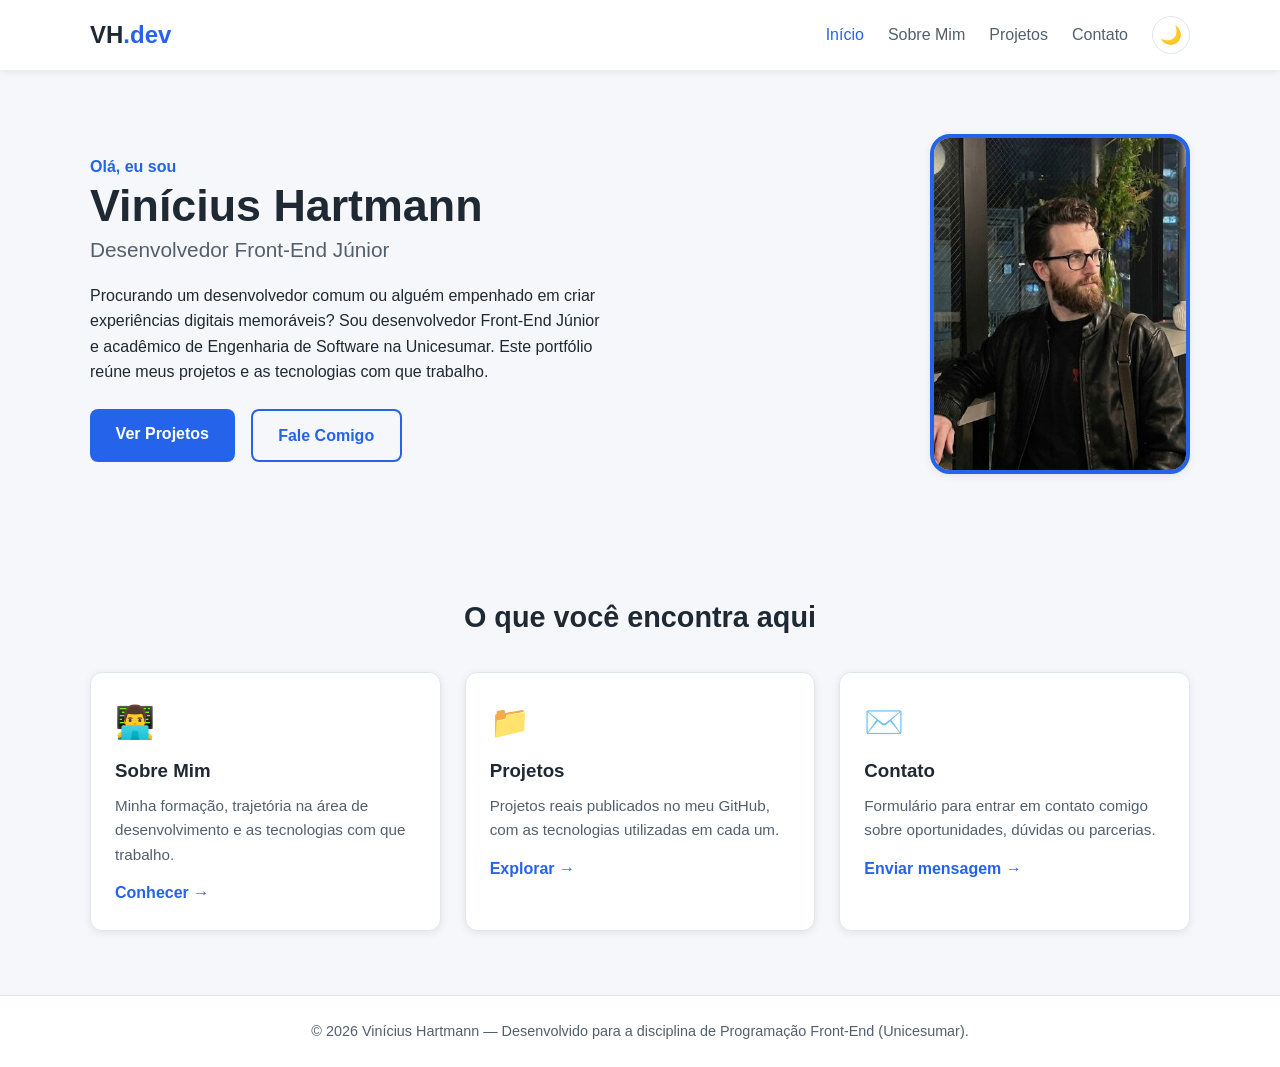
<file: index.html>
<!DOCTYPE html>
<html lang="pt-BR">
<head>
    <meta charset="UTF-8">
    <meta name="viewport" content="width=device-width, initial-scale=1.0">
    <meta name="description" content="Portfólio de Vinícius Hartmann, estudante de Engenharia de Software na Unicesumar. Projetos, habilidades e contato.">
    <meta name="author" content="Vinícius Hartmann">
    <meta name="keywords" content="portfólio, desenvolvedor, engenharia de software, front-end, html, css, javascript">
    <title>Vinícius Hartmann | Portfólio - Início</title>
    <link rel="stylesheet" href="css/style.css">
</head>
<body>

    <header class="header">
        <nav class="navbar container">
            <a href="index.html" class="logo">VH<span>.dev</span></a>

            <button class="menu-btn" id="menuBtn" aria-label="Abrir menu de navegação">
                <span></span>
                <span></span>
                <span></span>
            </button>

            <ul class="menu" id="menu">
                <li><a href="index.html" class="active">Início</a></li>
                <li><a href="sobre.html">Sobre Mim</a></li>
                <li><a href="projetos.html">Projetos</a></li>
                <li><a href="contato.html">Contato</a></li>
                <li>
                    <button class="theme-btn" id="themeBtn" aria-label="Alternar modo claro e escuro">🌙</button>
                </li>
            </ul>
        </nav>
    </header>

    <main>
        <section class="hero container">
            <div class="hero-text">
                <p class="hero-greeting">Olá, eu sou</p>
                <h1>Vinícius Hartmann</h1>
                <h2>Desenvolvedor Front-End Júnior</h2>
                <p class="hero-desc">
                    Procurando um desenvolvedor comum ou alguém empenhado em criar
                    experiências digitais memoráveis? Sou desenvolvedor Front-End Júnior
                    e acadêmico de Engenharia de Software na Unicesumar. Este portfólio
                    reúne meus projetos e as tecnologias com que trabalho.
                </p>
                <div class="hero-buttons">
                    <a href="projetos.html" class="btn btn-primary">Ver Projetos</a>
                    <a href="contato.html" class="btn btn-secondary">Fale Comigo</a>
                </div>
            </div>
            <div class="hero-img">
                <img src="img/perfil.jpg" alt="Foto de Vinícius Hartmann" class="profile-img" width="260" height="340">
            </div>
        </section>

        <section class="features container">
            <h2 class="section-title">O que você encontra aqui</h2>
            <div class="cards">
                <article class="card">
                    <span class="card-icon">👨‍💻</span>
                    <h3>Sobre Mim</h3>
                    <p>Minha formação, trajetória na área de desenvolvimento e as tecnologias com que trabalho.</p>
                    <a href="sobre.html" class="card-link">Conhecer &rarr;</a>
                </article>
                <article class="card">
                    <span class="card-icon">📁</span>
                    <h3>Projetos</h3>
                    <p>Projetos reais publicados no meu GitHub, com as tecnologias utilizadas em cada um.</p>
                    <a href="projetos.html" class="card-link">Explorar &rarr;</a>
                </article>
                <article class="card">
                    <span class="card-icon">✉️</span>
                    <h3>Contato</h3>
                    <p>Formulário para entrar em contato comigo sobre oportunidades, dúvidas ou parcerias.</p>
                    <a href="contato.html" class="card-link">Enviar mensagem &rarr;</a>
                </article>
            </div>
        </section>
    </main>

    <footer class="footer">
        <p>&copy; 2026 Vinícius Hartmann — Desenvolvido para a disciplina de Programação Front-End (Unicesumar).</p>
    </footer>

    <button class="back-to-top" id="backToTop" aria-label="Voltar ao topo da página">&uarr;</button>

    <script src="js/script.js"></script>
</body>
</html>
</file>
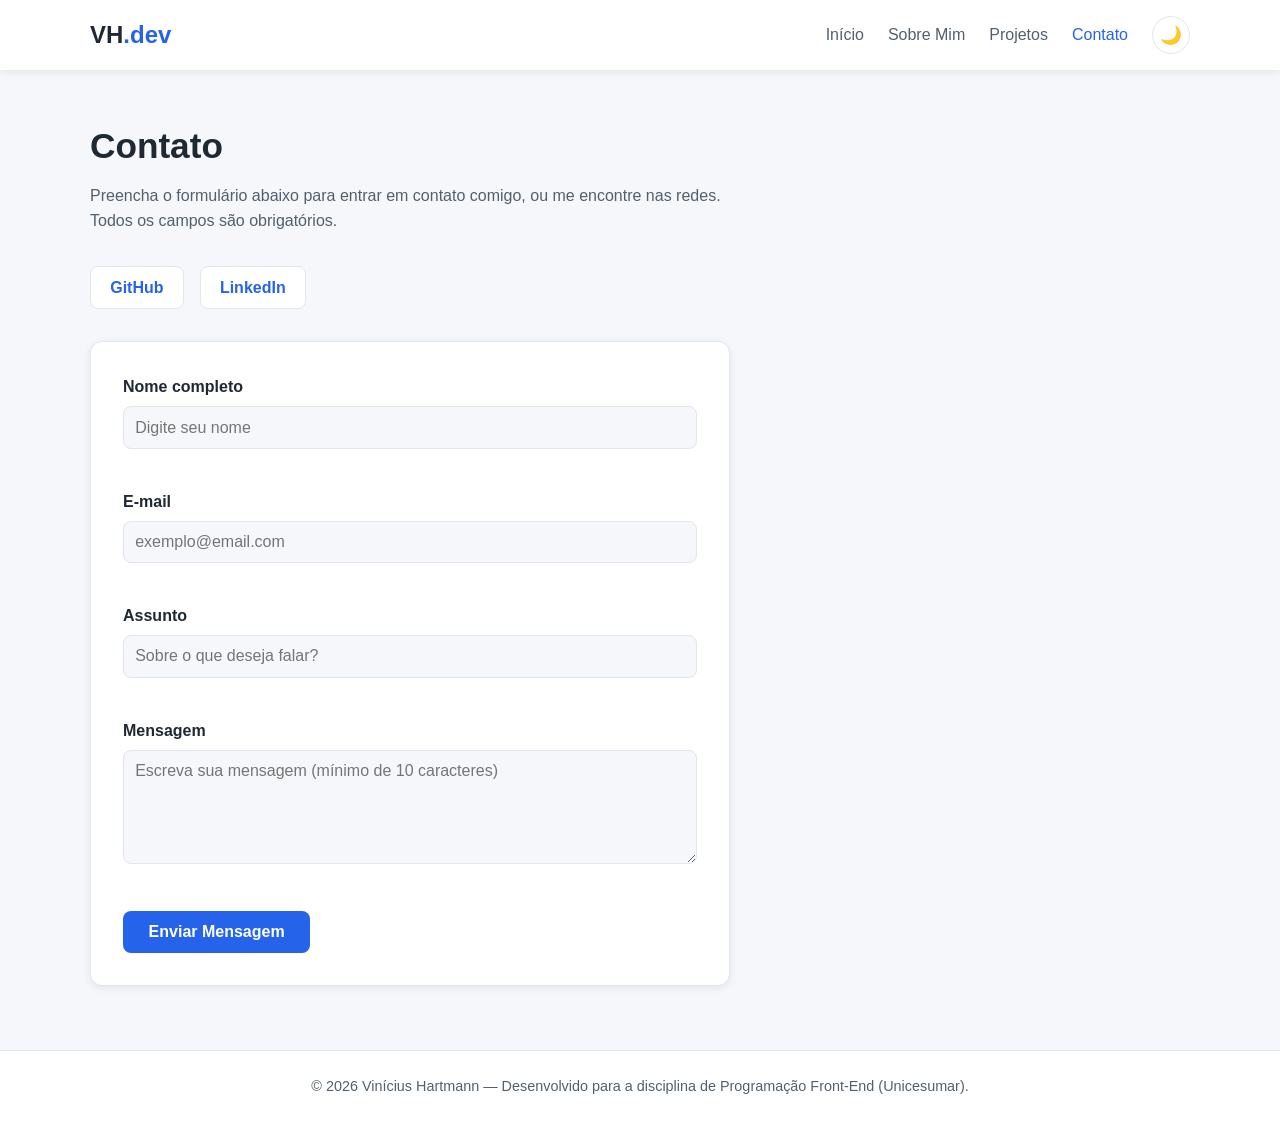
<file: contato.html>
<!DOCTYPE html>
<html lang="pt-BR">
<head>
    <meta charset="UTF-8">
    <meta name="viewport" content="width=device-width, initial-scale=1.0">
    <meta name="description" content="Entre em contato com Vinícius Hartmann, estudante de Engenharia de Software, por meio do formulário de contato.">
    <meta name="author" content="Vinícius Hartmann">
    <title>Contato | Vinícius Hartmann - Portfólio</title>
    <link rel="stylesheet" href="css/style.css">
</head>
<body>

    <header class="header">
        <nav class="navbar container">
            <a href="index.html" class="logo">VH<span>.dev</span></a>
            <button class="menu-btn" id="menuBtn" aria-label="Abrir menu de navegação">
                <span></span>
                <span></span>
                <span></span>
            </button>
            <ul class="menu" id="menu">
                <li><a href="index.html">Início</a></li>
                <li><a href="sobre.html">Sobre Mim</a></li>
                <li><a href="projetos.html">Projetos</a></li>
                <li><a href="contato.html" class="active">Contato</a></li>
                <li><button class="theme-btn" id="themeBtn" aria-label="Alternar modo claro e escuro">🌙</button></li>
            </ul>
        </nav>
    </header>

    <main>
        <section class="page container">
            <h1 class="page-title">Contato</h1>
            <p class="page-subtitle">
                Preencha o formulário abaixo para entrar em contato comigo, ou me
                encontre nas redes. Todos os campos são obrigatórios.
            </p>

            <div class="socials">
                <a href="https://github.com/vhartmann11" target="_blank" rel="noopener">GitHub</a>
                <a href="https://www.linkedin.com/in/vhartmann11/" target="_blank" rel="noopener">LinkedIn</a>
            </div>

            <form class="contact-form" id="contactForm" novalidate>
                <div class="form-group">
                    <label for="name">Nome completo</label>
                    <input type="text" id="name" name="name" placeholder="Digite seu nome">
                    <span class="error" id="nameError"></span>
                </div>

                <div class="form-group">
                    <label for="email">E-mail</label>
                    <input type="email" id="email" name="email" placeholder="exemplo@email.com">
                    <span class="error" id="emailError"></span>
                </div>

                <div class="form-group">
                    <label for="subject">Assunto</label>
                    <input type="text" id="subject" name="subject" placeholder="Sobre o que deseja falar?">
                    <span class="error" id="subjectError"></span>
                </div>

                <div class="form-group">
                    <label for="message">Mensagem</label>
                    <textarea id="message" name="message" rows="5" placeholder="Escreva sua mensagem (mínimo de 10 caracteres)"></textarea>
                    <span class="error" id="messageError"></span>
                </div>

                <button type="submit" class="btn btn-primary">Enviar Mensagem</button>

                <p class="success" id="successMsg">✅ Mensagem enviada com sucesso! Obrigado pelo contato.</p>
            </form>
        </section>
    </main>

    <footer class="footer">
        <p>&copy; 2026 Vinícius Hartmann — Desenvolvido para a disciplina de Programação Front-End (Unicesumar).</p>
    </footer>

    <button class="back-to-top" id="backToTop" aria-label="Voltar ao topo da página">&uarr;</button>

    <script src="js/script.js"></script>
</body>
</html>
</file>
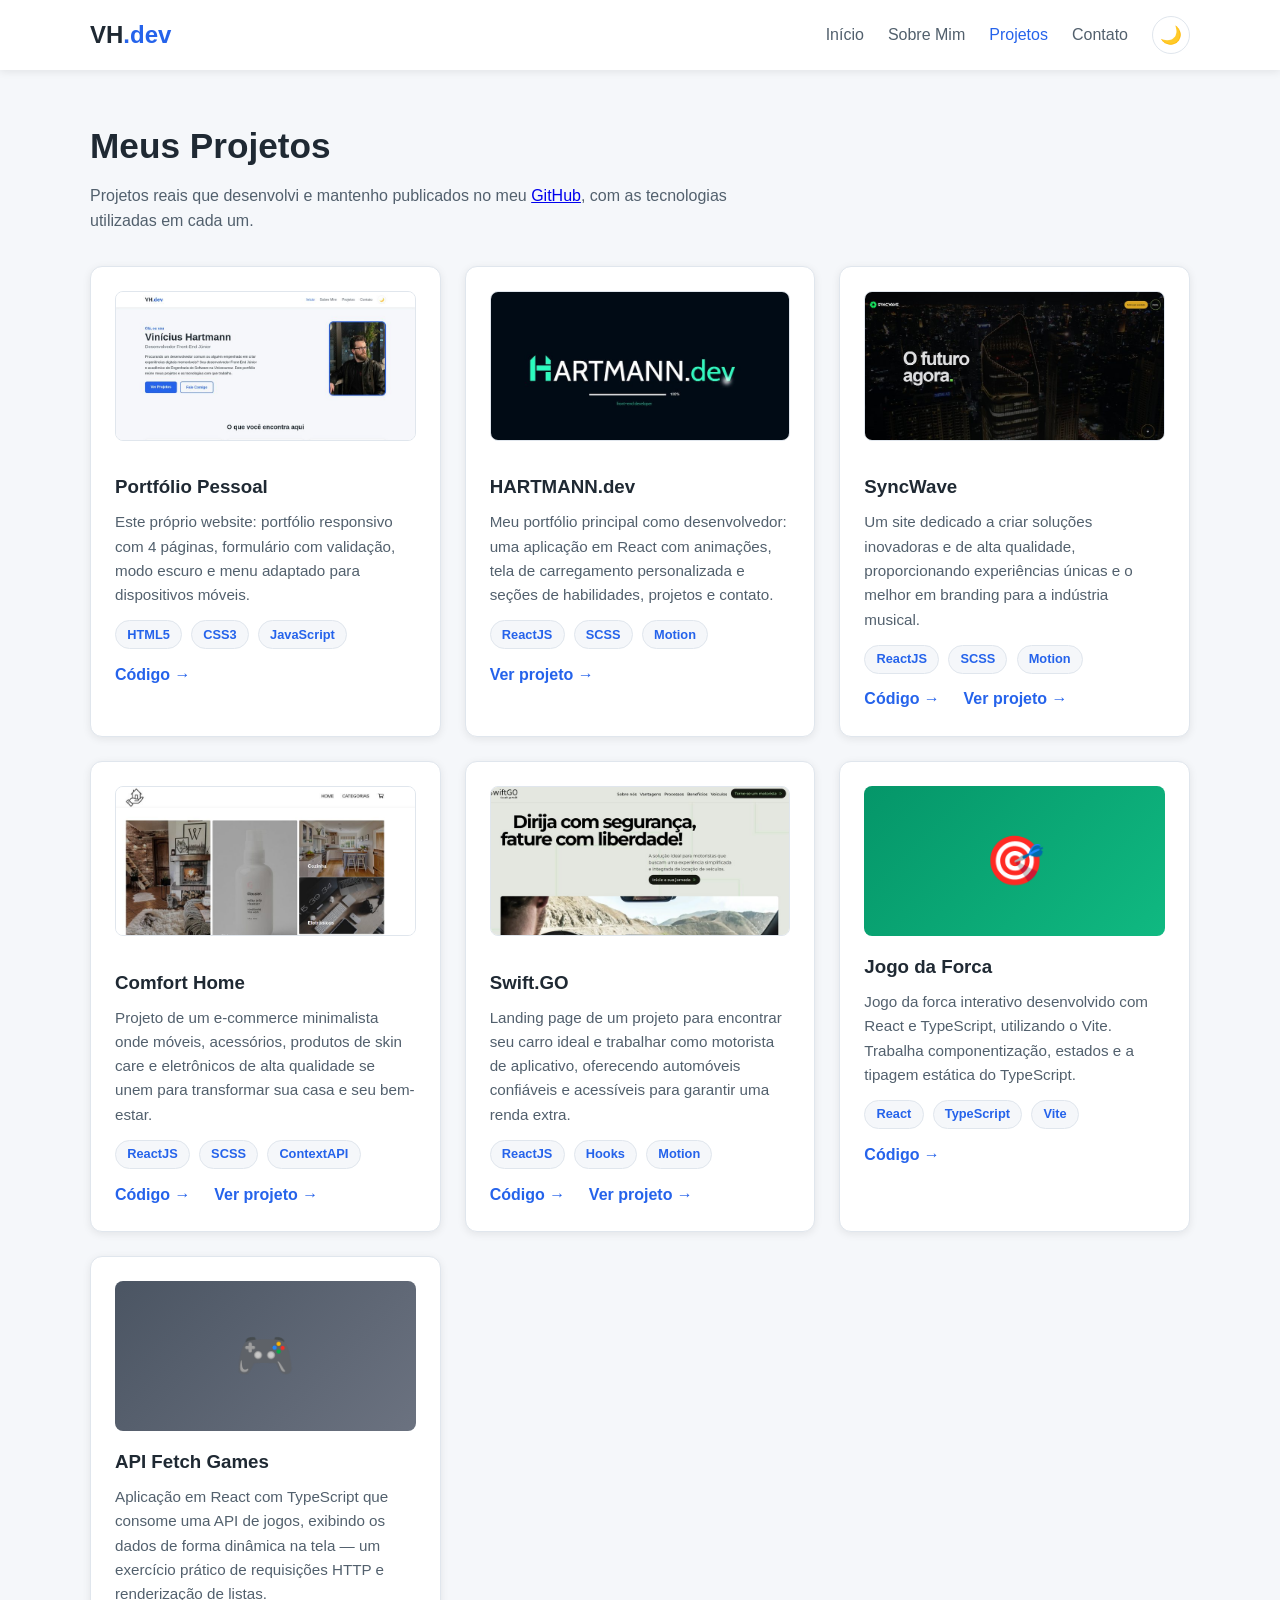
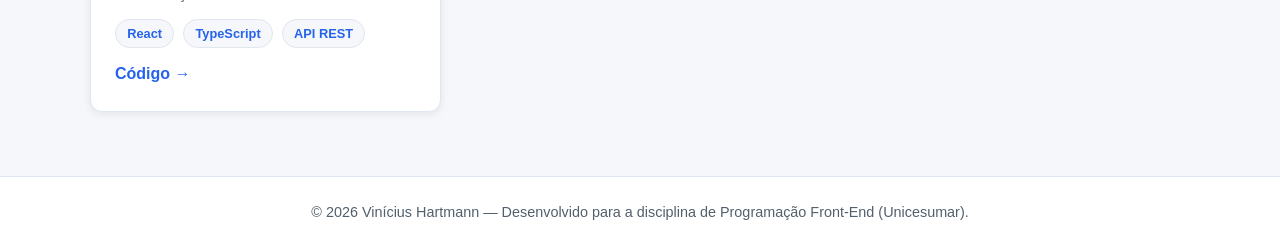
<file: projetos.html>
<!DOCTYPE html>
<html lang="pt-BR">
<head>
    <meta charset="UTF-8">
    <meta name="viewport" content="width=device-width, initial-scale=1.0">
    <meta name="description" content="Projetos de Vinícius Hartmann: aplicações web em JavaScript, TypeScript e React publicadas no GitHub.">
    <meta name="author" content="Vinícius Hartmann">
    <title>Projetos | Vinícius Hartmann - Portfólio</title>
    <link rel="stylesheet" href="css/style.css">
</head>
<body>

    <header class="header">
        <nav class="navbar container">
            <a href="index.html" class="logo">VH<span>.dev</span></a>
            <button class="menu-btn" id="menuBtn" aria-label="Abrir menu de navegação">
                <span></span>
                <span></span>
                <span></span>
            </button>
            <ul class="menu" id="menu">
                <li><a href="index.html">Início</a></li>
                <li><a href="sobre.html">Sobre Mim</a></li>
                <li><a href="projetos.html" class="active">Projetos</a></li>
                <li><a href="contato.html">Contato</a></li>
                <li><button class="theme-btn" id="themeBtn" aria-label="Alternar modo claro e escuro">🌙</button></li>
            </ul>
        </nav>
    </header>

    <main>
        <section class="page container">
            <h1 class="page-title">Meus Projetos</h1>
            <p class="page-subtitle">
                Projetos reais que desenvolvi e mantenho publicados no meu
                <a href="https://github.com/vhartmann11" target="_blank" rel="noopener">GitHub</a>,
                com as tecnologias utilizadas em cada um.
            </p>

            <div class="cards">
                <article class="card">
                    <img src="img/projeto-portfolio.jpg" alt="Página inicial deste portfólio" class="project-img">
                    <h3>Portfólio Pessoal</h3>
                    <p>
                        Este próprio website: portfólio responsivo com 4 páginas, formulário
                        com validação, modo escuro e menu adaptado para dispositivos móveis.
                    </p>
                    <p class="project-tags">
                        <span class="tag">HTML5</span>
                        <span class="tag">CSS3</span>
                        <span class="tag">JavaScript</span>
                    </p>
                    <a href="https://github.com/vhartmann11/portfolio" target="_blank" rel="noopener" class="card-link">Código &rarr;</a>
                </article>

                <article class="card">
                    <img src="img/projeto-hartmanndev.jpg" alt="Tela de abertura do site HARTMANN.dev" class="project-img">
                    <h3>HARTMANN.dev</h3>
                    <p>
                        Meu portfólio principal como desenvolvedor: uma aplicação em React
                        com animações, tela de carregamento personalizada e seções de
                        habilidades, projetos e contato.
                    </p>
                    <p class="project-tags">
                        <span class="tag">ReactJS</span>
                        <span class="tag">SCSS</span>
                        <span class="tag">Motion</span>
                    </p>
                    <a href="https://vhartdev.vercel.app/" target="_blank" rel="noopener" class="card-link">Ver projeto &rarr;</a>
                </article>

                <article class="card">
                    <img src="img/projeto-syncwave.jpg" alt="Página inicial do site SyncWave" class="project-img">
                    <h3>SyncWave</h3>
                    <p>
                        Um site dedicado a criar soluções inovadoras e de alta qualidade,
                        proporcionando experiências únicas e o melhor em branding para a
                        indústria musical.
                    </p>
                    <p class="project-tags">
                        <span class="tag">ReactJS</span>
                        <span class="tag">SCSS</span>
                        <span class="tag">Motion</span>
                    </p>
                    <a href="https://github.com/vhartmann11/syncwave-main" target="_blank" rel="noopener" class="card-link">Código &rarr;</a>
                    <a href="https://projectsyncwave.vercel.app/" target="_blank" rel="noopener" class="card-link">Ver projeto &rarr;</a>
                </article>

                <article class="card">
                    <img src="img/projeto-comforthome.jpg" alt="Página de categorias do e-commerce Comfort Home" class="project-img">
                    <h3>Comfort Home</h3>
                    <p>
                        Projeto de um e-commerce minimalista onde móveis, acessórios,
                        produtos de skin care e eletrônicos de alta qualidade se unem para
                        transformar sua casa e seu bem-estar.
                    </p>
                    <p class="project-tags">
                        <span class="tag">ReactJS</span>
                        <span class="tag">SCSS</span>
                        <span class="tag">ContextAPI</span>
                    </p>
                    <a href="https://github.com/vhartmann11/simple-ecommerce-main" target="_blank" rel="noopener" class="card-link">Código &rarr;</a>
                    <a href="https://comforthome-ecommerce.vercel.app/" target="_blank" rel="noopener" class="card-link">Ver projeto &rarr;</a>
                </article>

                <article class="card">
                    <img src="img/projeto-swiftgo.jpg" alt="Página inicial da landing page Swift.GO" class="project-img">
                    <h3>Swift.GO</h3>
                    <p>
                        Landing page de um projeto para encontrar seu carro ideal e
                        trabalhar como motorista de aplicativo, oferecendo automóveis
                        confiáveis e acessíveis para garantir uma renda extra.
                    </p>
                    <p class="project-tags">
                        <span class="tag">ReactJS</span>
                        <span class="tag">Hooks</span>
                        <span class="tag">Motion</span>
                    </p>
                    <a href="https://github.com/vhartmann11/swiftgo-main" target="_blank" rel="noopener" class="card-link">Código &rarr;</a>
                    <a href="https://swiftgo.vercel.app/" target="_blank" rel="noopener" class="card-link">Ver projeto &rarr;</a>
                </article>

                <article class="card">
                    <div class="project-cover cover-1">🎯</div>
                    <h3>Jogo da Forca</h3>
                    <p>
                        Jogo da forca interativo desenvolvido com React e TypeScript,
                        utilizando o Vite. Trabalha componentização, estados e a
                        tipagem estática do TypeScript.
                    </p>
                    <p class="project-tags">
                        <span class="tag">React</span>
                        <span class="tag">TypeScript</span>
                        <span class="tag">Vite</span>
                    </p>
                    <a href="https://github.com/vhartmann11/jogo-da-forca" target="_blank" rel="noopener" class="card-link">Código &rarr;</a>
                </article>

                <article class="card">
                    <div class="project-cover cover-2">🎮</div>
                    <h3>API Fetch Games</h3>
                    <p>
                        Aplicação em React com TypeScript que consome uma API de jogos,
                        exibindo os dados de forma dinâmica na tela — um exercício prático
                        de requisições HTTP e renderização de listas.
                    </p>
                    <p class="project-tags">
                        <span class="tag">React</span>
                        <span class="tag">TypeScript</span>
                        <span class="tag">API REST</span>
                    </p>
                    <a href="https://github.com/vhartmann11/apifetch-games-ts" target="_blank" rel="noopener" class="card-link">Código &rarr;</a>
                </article>
            </div>
        </section>
    </main>

    <footer class="footer">
        <p>&copy; 2026 Vinícius Hartmann — Desenvolvido para a disciplina de Programação Front-End (Unicesumar).</p>
    </footer>

    <button class="back-to-top" id="backToTop" aria-label="Voltar ao topo da página">&uarr;</button>

    <script src="js/script.js"></script>
</body>
</html>
</file>
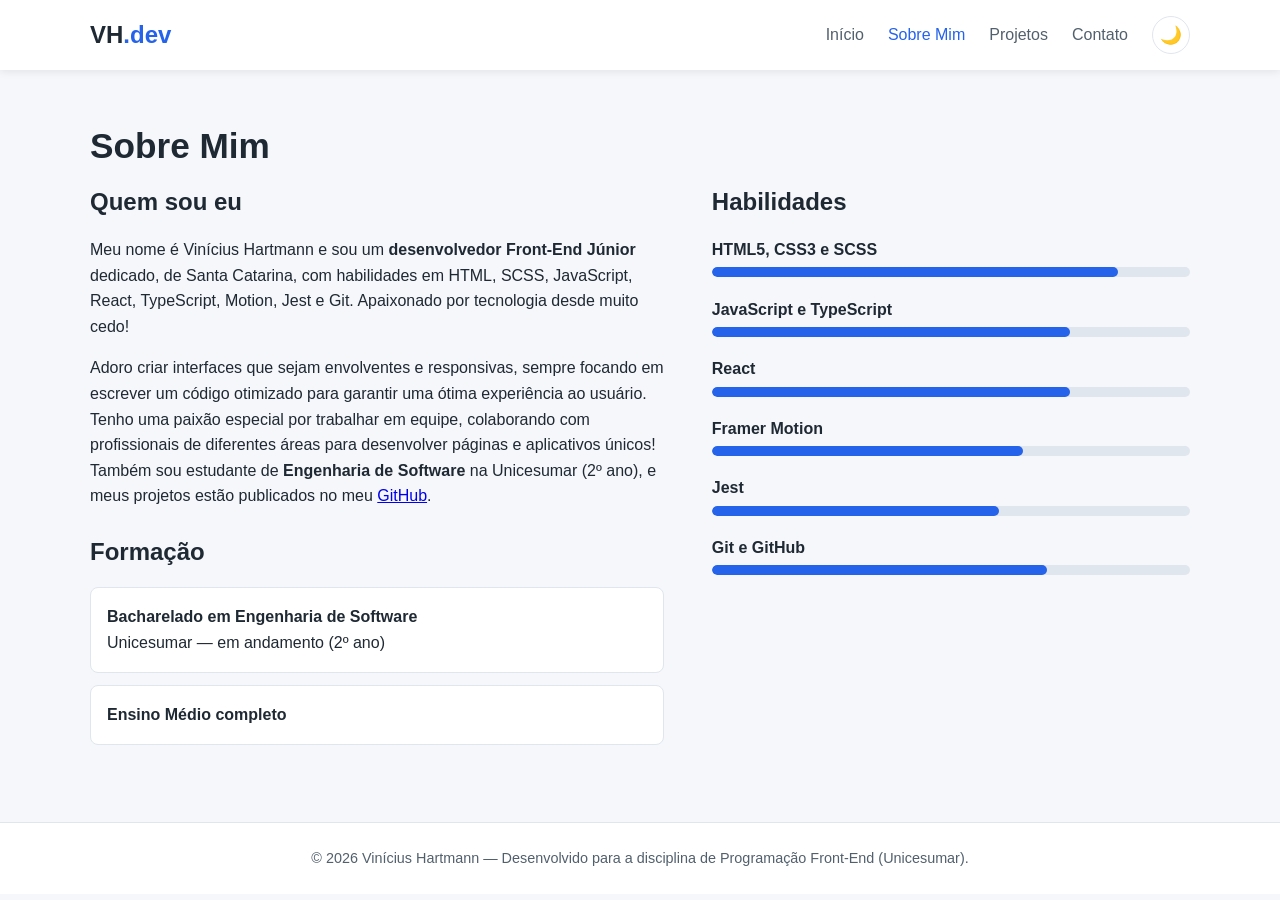
<file: sobre.html>
<!DOCTYPE html>
<html lang="pt-BR">
<head>
    <meta charset="UTF-8">
    <meta name="viewport" content="width=device-width, initial-scale=1.0">
    <meta name="description" content="Conheça Vinícius Hartmann: desenvolvedor Front-End Júnior de Santa Catarina, com habilidades em HTML, SCSS, JavaScript, React, TypeScript, Motion, Jest e Git.">
    <meta name="author" content="Vinícius Hartmann">
    <title>Sobre Mim | Vinícius Hartmann - Portfólio</title>
    <link rel="stylesheet" href="css/style.css">
</head>
<body>

    <header class="header">
        <nav class="navbar container">
            <a href="index.html" class="logo">VH<span>.dev</span></a>
            <button class="menu-btn" id="menuBtn" aria-label="Abrir menu de navegação">
                <span></span>
                <span></span>
                <span></span>
            </button>
            <ul class="menu" id="menu">
                <li><a href="index.html">Início</a></li>
                <li><a href="sobre.html" class="active">Sobre Mim</a></li>
                <li><a href="projetos.html">Projetos</a></li>
                <li><a href="contato.html">Contato</a></li>
                <li><button class="theme-btn" id="themeBtn" aria-label="Alternar modo claro e escuro">🌙</button></li>
            </ul>
        </nav>
    </header>

    <main>
        <section class="page container">
            <h1 class="page-title">Sobre Mim</h1>

            <div class="about-grid">
                <div class="about-text">
                    <h2>Quem sou eu</h2>
                    <p>
                        Meu nome é Vinícius Hartmann e sou um <strong>desenvolvedor
                        Front-End Júnior</strong> dedicado, de Santa Catarina, com
                        habilidades em HTML, SCSS, JavaScript, React, TypeScript, Motion,
                        Jest e Git. Apaixonado por tecnologia desde muito cedo!
                    </p>
                    <p>
                        Adoro criar interfaces que sejam envolventes e responsivas, sempre
                        focando em escrever um código otimizado para garantir uma ótima
                        experiência ao usuário. Tenho uma paixão especial por trabalhar em
                        equipe, colaborando com profissionais de diferentes áreas para
                        desenvolver páginas e aplicativos únicos! Também sou estudante de
                        <strong>Engenharia de Software</strong> na Unicesumar (2º ano), e
                        meus projetos estão publicados no meu
                        <a href="https://github.com/vhartmann11" target="_blank" rel="noopener">GitHub</a>.
                    </p>

                    <h2>Formação</h2>
                    <ul class="education-list">
                        <li>
                            <strong>Bacharelado em Engenharia de Software</strong><br>
                            Unicesumar — em andamento (2º ano)
                        </li>
                        <li>
                            <strong>Ensino Médio completo</strong>
                        </li>
                    </ul>
                </div>

                <div class="about-skills">
                    <h2>Habilidades</h2>

                    <div class="skill">
                        <p>HTML5, CSS3 e SCSS</p>
                        <div class="bar"><div class="bar-fill" style="width: 85%;"></div></div>
                    </div>
                    <div class="skill">
                        <p>JavaScript e TypeScript</p>
                        <div class="bar"><div class="bar-fill" style="width: 75%;"></div></div>
                    </div>
                    <div class="skill">
                        <p>React</p>
                        <div class="bar"><div class="bar-fill" style="width: 75%;"></div></div>
                    </div>
                    <div class="skill">
                        <p>Framer Motion</p>
                        <div class="bar"><div class="bar-fill" style="width: 65%;"></div></div>
                    </div>
                    <div class="skill">
                        <p>Jest</p>
                        <div class="bar"><div class="bar-fill" style="width: 60%;"></div></div>
                    </div>
                    <div class="skill">
                        <p>Git e GitHub</p>
                        <div class="bar"><div class="bar-fill" style="width: 70%;"></div></div>
                    </div>
                </div>
            </div>
        </section>
    </main>

    <footer class="footer">
        <p>&copy; 2026 Vinícius Hartmann — Desenvolvido para a disciplina de Programação Front-End (Unicesumar).</p>
    </footer>

    <button class="back-to-top" id="backToTop" aria-label="Voltar ao topo da página">&uarr;</button>

    <script src="js/script.js"></script>
</body>
</html>
</file>
<file: css/style.css>
/* Variáveis de cor do tema claro */
:root {
    --bg-color: #f5f7fa;
    --surface-color: #ffffff;
    --text-color: #1f2933;
    --text-muted: #52606d;
    --primary-color: #2563eb;
    --primary-dark: #1d4ed8;
    --border-color: #e0e6ed;
    --error-color: #dc2626;
    --success-color: #16a34a;
    --shadow: 0 2px 8px rgba(0, 0, 0, 0.08);
}

/* Tema escuro (classe adicionada no body pelo JS) */
body.dark {
    --bg-color: #111827;
    --surface-color: #1f2937;
    --text-color: #f3f4f6;
    --text-muted: #9ca3af;
    --primary-color: #60a5fa;
    --primary-dark: #3b82f6;
    --border-color: #374151;
    --shadow: 0 2px 8px rgba(0, 0, 0, 0.4);
}

/* Reset */
* {
    margin: 0;
    padding: 0;
    box-sizing: border-box;
}

html {
    scroll-behavior: smooth;
}

body {
    font-family: 'Segoe UI', Arial, Helvetica, sans-serif;
    background-color: var(--bg-color);
    color: var(--text-color);
    line-height: 1.6;
    transition: background-color 0.3s, color 0.3s;
}

.container {
    width: 90%;
    max-width: 1100px;
    margin: 0 auto;
}

img {
    max-width: 100%;
    height: auto;
}

/* Header e menu */
.header {
    background-color: var(--surface-color);
    box-shadow: var(--shadow);
    position: sticky;
    top: 0;
    z-index: 100;
}

.navbar {
    display: flex;
    align-items: center;
    justify-content: space-between;
    padding: 1rem 0;
}

.logo {
    font-size: 1.5rem;
    font-weight: bold;
    color: var(--text-color);
    text-decoration: none;
}

.logo span {
    color: var(--primary-color);
}

.menu {
    display: flex;
    align-items: center;
    gap: 1.5rem;
    list-style: none;
}

.menu a {
    color: var(--text-muted);
    text-decoration: none;
    font-weight: 500;
    transition: color 0.2s;
}

.menu a:hover,
.menu a.active {
    color: var(--primary-color);
}

/* Botão de tema claro/escuro */
.theme-btn {
    background: none;
    border: 1px solid var(--border-color);
    border-radius: 50%;
    width: 38px;
    height: 38px;
    font-size: 1.1rem;
    cursor: pointer;
    transition: transform 0.2s;
}

.theme-btn:hover {
    transform: scale(1.1);
}

/* Botão hambúrguer (só aparece no mobile) */
.menu-btn {
    display: none;
    flex-direction: column;
    gap: 5px;
    background: none;
    border: none;
    cursor: pointer;
    padding: 5px;
}

.menu-btn span {
    width: 26px;
    height: 3px;
    background-color: var(--text-color);
    border-radius: 2px;
    transition: 0.3s;
}

/* Hero */
.hero {
    display: flex;
    align-items: center;
    justify-content: space-between;
    gap: 2rem;
    padding: 4rem 0;
}

.hero-greeting {
    color: var(--primary-color);
    font-weight: 600;
}

.hero h1 {
    font-size: 2.8rem;
    line-height: 1.2;
}

.hero h2 {
    font-size: 1.3rem;
    color: var(--text-muted);
    font-weight: 500;
    margin-bottom: 1rem;
}

.hero-desc {
    max-width: 520px;
    margin-bottom: 1.5rem;
}

.hero-buttons {
    display: flex;
    gap: 1rem;
    flex-wrap: wrap;
}

.profile-img {
    width: 260px;
    height: 340px;
    border-radius: 20px;
    object-fit: cover;
    object-position: 50% 15%;
    border: 4px solid var(--primary-color);
    box-shadow: var(--shadow);
}

/* Botões */
.btn {
    display: inline-block;
    padding: 0.75rem 1.6rem;
    border-radius: 8px;
    text-decoration: none;
    font-weight: 600;
    border: none;
    cursor: pointer;
    font-size: 1rem;
    transition: background-color 0.2s, transform 0.2s;
}

.btn-primary {
    background-color: var(--primary-color);
    color: #ffffff;
}

.btn-primary:hover {
    background-color: var(--primary-dark);
    transform: translateY(-2px);
}

.btn-secondary {
    background-color: transparent;
    color: var(--primary-color);
    border: 2px solid var(--primary-color);
}

.btn-secondary:hover {
    background-color: var(--primary-color);
    color: #ffffff;
}

/* Seções e títulos */
.features {
    padding: 3rem 0 4rem;
}

.section-title {
    text-align: center;
    font-size: 1.8rem;
    margin-bottom: 2rem;
}

.page {
    padding: 3rem 0 4rem;
}

.page-title {
    font-size: 2.2rem;
    margin-bottom: 0.5rem;
}

.page-subtitle {
    color: var(--text-muted);
    margin-bottom: 2rem;
    max-width: 640px;
}

/* Cards */
.cards {
    display: grid;
    grid-template-columns: repeat(auto-fit, minmax(260px, 1fr));
    gap: 1.5rem;
}

.card {
    background-color: var(--surface-color);
    border: 1px solid var(--border-color);
    border-radius: 12px;
    padding: 1.5rem;
    box-shadow: var(--shadow);
    transition: transform 0.2s, box-shadow 0.2s;
}

.card:hover {
    transform: translateY(-5px);
    box-shadow: 0 6px 16px rgba(0, 0, 0, 0.12);
}

.card-icon {
    font-size: 2rem;
}

.card h3 {
    margin: 0.5rem 0;
}

.card p {
    color: var(--text-muted);
    font-size: 0.95rem;
}

.card-link {
    display: inline-block;
    margin-top: 0.8rem;
    margin-right: 1.2rem;
    color: var(--primary-color);
    text-decoration: none;
    font-weight: 600;
}

/* Capas dos projetos */
.project-img {
    width: 100%;
    height: 150px;
    object-fit: cover;
    object-position: top;
    border-radius: 8px;
    margin-bottom: 1rem;
    border: 1px solid var(--border-color);
}

.project-cover {
    display: flex;
    align-items: center;
    justify-content: center;
    height: 150px;
    border-radius: 8px;
    font-size: 3rem;
    margin-bottom: 1rem;
}

.cover-1 { background: linear-gradient(135deg, #059669, #10b981); }
.cover-2 { background: linear-gradient(135deg, #4b5563, #6b7280); }

.project-tags {
    margin-top: 0.8rem;
}

.tag {
    display: inline-block;
    background-color: var(--bg-color);
    border: 1px solid var(--border-color);
    color: var(--primary-color);
    font-size: 0.8rem;
    font-weight: 600;
    padding: 0.2rem 0.7rem;
    border-radius: 999px;
    margin-right: 0.3rem;
}

/* Página Sobre */
.about-grid {
    display: grid;
    grid-template-columns: 1.2fr 1fr;
    gap: 3rem;
}

.about-text h2,
.about-skills h2 {
    margin-bottom: 1rem;
    margin-top: 1.5rem;
}

.about-text h2:first-child,
.about-skills h2:first-child {
    margin-top: 0;
}

.about-text p {
    margin-bottom: 1rem;
}

.education-list {
    list-style: none;
}

.education-list li {
    background-color: var(--surface-color);
    border: 1px solid var(--border-color);
    border-radius: 8px;
    padding: 1rem;
    margin-bottom: 0.8rem;
}

/* Barras de habilidades */
.skill {
    margin-bottom: 1.2rem;
}

.skill p {
    font-weight: 600;
    margin-bottom: 0.3rem;
}

.bar {
    background-color: var(--border-color);
    border-radius: 999px;
    height: 10px;
    overflow: hidden;
}

.bar-fill {
    background-color: var(--primary-color);
    height: 100%;
    border-radius: 999px;
}

/* Formulário de contato */
.contact-form {
    background-color: var(--surface-color);
    border: 1px solid var(--border-color);
    border-radius: 12px;
    padding: 2rem;
    max-width: 640px;
    box-shadow: var(--shadow);
}

.form-group {
    margin-bottom: 1.2rem;
}

.form-group label {
    display: block;
    font-weight: 600;
    margin-bottom: 0.4rem;
}

.form-group input,
.form-group textarea {
    width: 100%;
    padding: 0.7rem;
    border: 1px solid var(--border-color);
    border-radius: 8px;
    font-size: 1rem;
    font-family: inherit;
    background-color: var(--bg-color);
    color: var(--text-color);
}

.form-group input:focus,
.form-group textarea:focus {
    outline: 2px solid var(--primary-color);
    border-color: transparent;
}

.form-group input.invalid,
.form-group textarea.invalid {
    border-color: var(--error-color);
}

.error {
    display: block;
    color: var(--error-color);
    font-size: 0.85rem;
    margin-top: 0.3rem;
    min-height: 1rem;
}

.success {
    display: none;
    color: var(--success-color);
    font-weight: 600;
    margin-top: 1rem;
}

.success.show {
    display: block;
}

/* Redes sociais */
.socials {
    display: flex;
    gap: 1rem;
    margin-bottom: 2rem;
    flex-wrap: wrap;
}

.socials a {
    display: inline-block;
    padding: 0.5rem 1.2rem;
    border: 1px solid var(--border-color);
    border-radius: 8px;
    background-color: var(--surface-color);
    color: var(--primary-color);
    text-decoration: none;
    font-weight: 600;
    transition: transform 0.2s, box-shadow 0.2s;
}

.socials a:hover {
    transform: translateY(-2px);
    box-shadow: var(--shadow);
}

/* Botão de voltar ao topo */
.back-to-top {
    position: fixed;
    bottom: 25px;
    right: 25px;
    width: 45px;
    height: 45px;
    border-radius: 50%;
    border: none;
    background-color: var(--primary-color);
    color: #ffffff;
    font-size: 1.3rem;
    cursor: pointer;
    box-shadow: var(--shadow);
    opacity: 0;
    visibility: hidden;
    transition: opacity 0.3s, visibility 0.3s;
}

.back-to-top.show {
    opacity: 1;
    visibility: visible;
}

/* Footer */
.footer {
    background-color: var(--surface-color);
    border-top: 1px solid var(--border-color);
    text-align: center;
    padding: 1.5rem 1rem;
    color: var(--text-muted);
    font-size: 0.9rem;
}

/* Tablets e celulares */
@media (max-width: 768px) {
    .menu-btn {
        display: flex;
    }

    /* o menu vira uma lista vertical escondida */
    .menu {
        display: none;
        position: absolute;
        top: 100%;
        left: 0;
        width: 100%;
        flex-direction: column;
        background-color: var(--surface-color);
        padding: 1rem 0;
        box-shadow: var(--shadow);
        gap: 1rem;
    }

    .menu.open {
        display: flex;
    }

    .hero {
        flex-direction: column-reverse;
        text-align: center;
        padding: 2.5rem 0;
    }

    .hero h1 {
        font-size: 2.2rem;
    }

    .hero-desc {
        margin-left: auto;
        margin-right: auto;
    }

    .hero-buttons {
        justify-content: center;
    }

    .hero-img img {
        width: 200px;
        height: 260px;
    }

    .about-grid {
        grid-template-columns: 1fr;
        gap: 2rem;
    }
}

/* Celulares pequenos */
@media (max-width: 480px) {
    .hero h1 {
        font-size: 1.8rem;
    }

    .page-title {
        font-size: 1.7rem;
    }

    .contact-form {
        padding: 1.2rem;
    }

    .hero-buttons .btn {
        width: 100%;
        text-align: center;
    }
}
</file>
